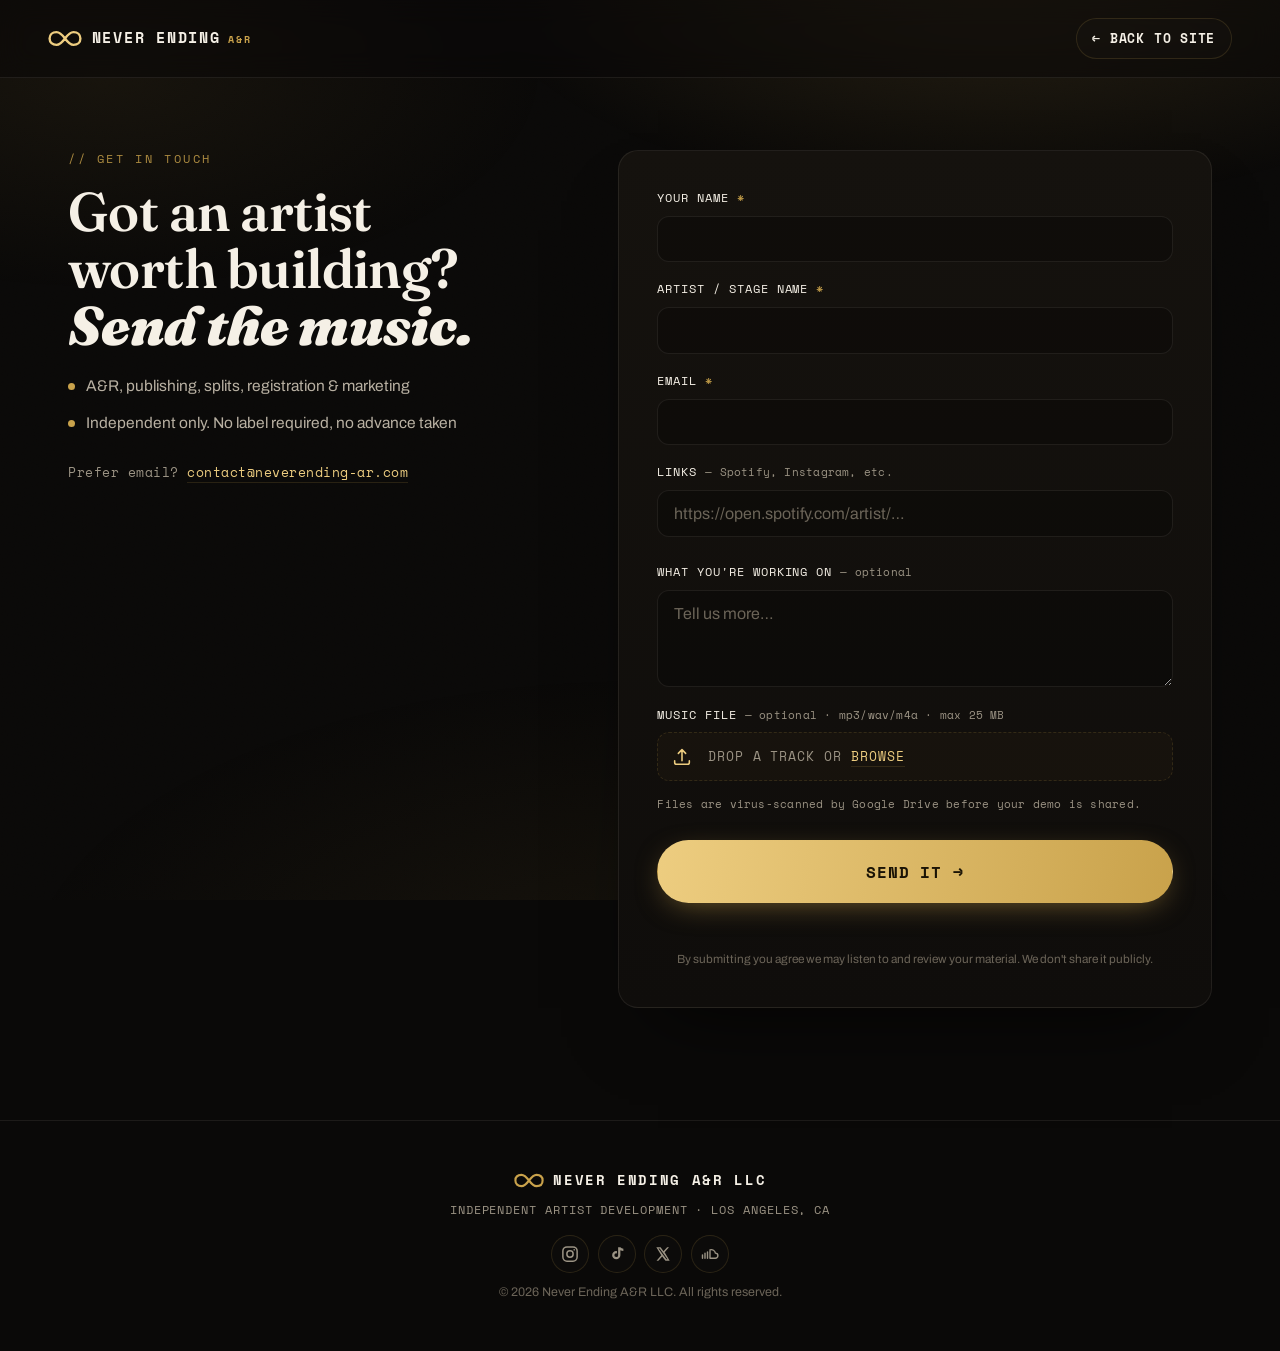
<file: contact.html>
<!DOCTYPE html>
<html lang="en">
<head>
<!-- Google tag (gtag.js) -->
<script async src="https://www.googletagmanager.com/gtag/js?id=G-Z8E3VLDGFQ"></script>
<script>
  window.dataLayer = window.dataLayer || [];
  function gtag(){dataLayer.push(arguments);}
  gtag('js', new Date());

  gtag('config', 'G-Z8E3VLDGFQ');
</script>
<meta charset="UTF-8" />
<meta name="viewport" content="width=device-width, initial-scale=1.0" />
<title>Contact — Never Ending A&R · Send your music</title>
<meta name="description" content="Submit your music to Never Ending A&R — independent artist development out of Los Angeles. Upload a demo or drop a link and start a conversation." />
<link rel="icon" href="favicon.svg" type="image/svg+xml" />
<link rel="apple-touch-icon" href="assets/img/apple-touch-icon.png" />
<link rel="canonical" href="https://neverending-ar.com/contact.html" />
<meta property="og:site_name" content="Never Ending A&R" />
<meta property="og:title" content="Contact — Never Ending A&R" />
<meta property="og:description" content="Send your music to Never Ending A&R. Independent artist development, Los Angeles." />
<meta property="og:type" content="website" />
<meta property="og:url" content="https://neverending-ar.com/contact.html" />
<meta property="og:image" content="https://neverending-ar.com/assets/img/og-card.png" />
<meta property="og:image:width" content="1200" />
<meta property="og:image:height" content="630" />
<meta property="og:image:alt" content="Never Ending A&R — Independent artists. Major-label numbers." />
<meta name="twitter:card" content="summary_large_image" />
<meta name="twitter:image" content="https://neverending-ar.com/assets/img/og-card.png" />
<meta name="robots" content="index,follow" />
<link rel="preconnect" href="https://fonts.googleapis.com" />
<link rel="preconnect" href="https://fonts.gstatic.com" crossorigin />
<link href="https://fonts.googleapis.com/css2?family=Fraunces:ital,opsz,wght@0,9..144,400;0,9..144,600;0,9..144,900;1,9..144,500;1,9..144,900&family=Archivo:wght@400;500;600;700&family=Space+Mono:wght@400;700&display=swap" rel="stylesheet" />
<link rel="stylesheet" href="styles.css" />
</head>
<body>

<div class="grain" aria-hidden="true"></div>
<div class="glow" aria-hidden="true"></div>

<!-- NAV -->
<header class="nav" id="top">
  <a class="brand" href="index.html" aria-label="Never Ending home">
    <span class="brand-mark" aria-hidden="true">
      <svg viewBox="0 0 64 32" width="34" height="17"><path d="M16 28C8.3 28 3 23.6 3 16S8.3 4 16 4c6 0 9.6 3.4 16 12 6.4 8.6 10 12 16 12 7.7 0 13-4.4 13-12S55.7 4 48 4c-6 0-9.6 3.4-16 12-6.4 8.6-10 12-16 12Z" fill="none" stroke="currentColor" stroke-width="4.5" stroke-linecap="round"/></svg>
    </span>
    <span class="brand-text">NEVER ENDING<em>A&amp;R</em></span>
  </a>
  <a class="btn btn-ghost nav-cta" href="index.html">← Back to site</a>
  <button class="nav-toggle" id="navToggle" aria-label="Open menu" aria-expanded="false" aria-controls="mobileMenu">
    <span></span><span></span><span></span>
  </button>
</header>

<!-- MOBILE MENU -->
<div class="mobile-menu" id="mobileMenu" aria-hidden="true">
  <a class="btn btn-gold mm-cta" href="index.html">← Back to site</a>
  <p class="mm-follow-label">Follow YFEGUERO</p>
  <div class="socials mm-socials" aria-label="YFEGUERO on social">
    <a class="social" href="https://instagram.com/youngflyess" target="_blank" rel="noopener" aria-label="Instagram — @youngflyess">
      <svg viewBox="0 0 24 24" width="18" height="18" fill="none" stroke="currentColor" stroke-width="2" aria-hidden="true"><rect x="2.5" y="2.5" width="19" height="19" rx="5.5"/><circle cx="12" cy="12" r="4.2"/><circle cx="17.6" cy="6.4" r="1.1" fill="currentColor" stroke="none"/></svg>
    </a>
    <a class="social" href="https://tiktok.com/@youngflyess" target="_blank" rel="noopener" aria-label="TikTok — @youngflyess">
      <svg viewBox="0 0 24 24" width="18" height="18" fill="currentColor" aria-hidden="true"><path d="M16.5 3a5.6 5.6 0 0 0 4 1.9V8.1a8.8 8.8 0 0 1-4-1.05v6.45a5.5 5.5 0 1 1-5.5-5.5c.3 0 .6.02.9.07v3.12a2.5 2.5 0 1 0 1.6 2.33V3h3Z"/></svg>
    </a>
    <a class="social" href="https://www.youtube.com/@YFEGUERO?sub_confirmation=1" target="_blank" rel="noopener" aria-label="YouTube">
      <svg viewBox="0 0 24 24" width="20" height="20" fill="currentColor" aria-hidden="true"><path d="M23 12s0-3.2-.4-4.7a2.5 2.5 0 0 0-1.7-1.7C19.4 5.2 12 5.2 12 5.2s-7.4 0-8.9.4A2.5 2.5 0 0 0 1.4 7.3C1 8.8 1 12 1 12s0 3.2.4 4.7a2.5 2.5 0 0 0 1.7 1.7c1.5.4 8.9.4 8.9.4s7.4 0 8.9-.4a2.5 2.5 0 0 0 1.7-1.7C23 15.2 23 12 23 12ZM9.8 15.3V8.7l5.7 3.3-5.7 3.3Z"/></svg>
    </a>
    <a class="social" href="https://x.com/YoungFlyEss" target="_blank" rel="noopener" aria-label="X — @YoungFlyEss">
      <svg viewBox="0 0 24 24" width="16" height="16" fill="currentColor" aria-hidden="true"><path d="M18.2 2H21l-6.6 7.5L22 22h-6.3l-4.9-6.4L5.1 22H2.3l7.1-8.1L2 2h6.4l4.4 5.9L18.2 2Zm-1.1 18h1.7L7 3.8H5.2L17.1 20Z"/></svg>
    </a>
    <a class="social" href="https://on.soundcloud.com/bAfDRpKDaygoxPuud" target="_blank" rel="noopener" aria-label="SoundCloud">
      <svg viewBox="0 0 24 24" width="20" height="20" fill="none" stroke="currentColor" stroke-width="1.7" stroke-linecap="round" stroke-linejoin="round" aria-hidden="true"><path d="M3 13v4M6 11v6M9 9.5v7.5M12 8v9h6.4a3 3 0 0 0 .1-6 5 5 0 0 0-6.5-4"/></svg>
    </a>
  </div>
</div>

<!-- FLOATING SOCIAL RAIL (wide desktop) -->
<aside class="social-rail" aria-label="Follow YFEGUERO">
  <span class="rail-label">FOLLOW</span>
  <a href="https://instagram.com/youngflyess" target="_blank" rel="noopener" aria-label="Instagram — @youngflyess">
    <svg viewBox="0 0 24 24" width="19" height="19" fill="none" stroke="currentColor" stroke-width="2" aria-hidden="true"><rect x="2.5" y="2.5" width="19" height="19" rx="5.5"/><circle cx="12" cy="12" r="4.2"/><circle cx="17.6" cy="6.4" r="1.1" fill="currentColor" stroke="none"/></svg>
  </a>
  <a href="https://tiktok.com/@youngflyess" target="_blank" rel="noopener" aria-label="TikTok — @youngflyess">
    <svg viewBox="0 0 24 24" width="19" height="19" fill="currentColor" aria-hidden="true"><path d="M16.5 3a5.6 5.6 0 0 0 4 1.9V8.1a8.8 8.8 0 0 1-4-1.05v6.45a5.5 5.5 0 1 1-5.5-5.5c.3 0 .6.02.9.07v3.12a2.5 2.5 0 1 0 1.6 2.33V3h3Z"/></svg>
  </a>
  <a href="https://www.youtube.com/@YFEGUERO?sub_confirmation=1" target="_blank" rel="noopener" aria-label="YouTube">
    <svg viewBox="0 0 24 24" width="21" height="21" fill="currentColor" aria-hidden="true"><path d="M23 12s0-3.2-.4-4.7a2.5 2.5 0 0 0-1.7-1.7C19.4 5.2 12 5.2 12 5.2s-7.4 0-8.9.4A2.5 2.5 0 0 0 1.4 7.3C1 8.8 1 12 1 12s0 3.2.4 4.7a2.5 2.5 0 0 0 1.7 1.7c1.5.4 8.9.4 8.9.4s7.4 0 8.9-.4a2.5 2.5 0 0 0 1.7-1.7C23 15.2 23 12 23 12ZM9.8 15.3V8.7l5.7 3.3-5.7 3.3Z"/></svg>
  </a>
  <a href="https://x.com/YoungFlyEss" target="_blank" rel="noopener" aria-label="X — @YoungFlyEss">
    <svg viewBox="0 0 24 24" width="17" height="17" fill="currentColor" aria-hidden="true"><path d="M18.2 2H21l-6.6 7.5L22 22h-6.3l-4.9-6.4L5.1 22H2.3l7.1-8.1L2 2h6.4l4.4 5.9L18.2 2Zm-1.1 18h1.7L7 3.8H5.2L17.1 20Z"/></svg>
  </a>
  <a href="https://on.soundcloud.com/bAfDRpKDaygoxPuud" target="_blank" rel="noopener" aria-label="SoundCloud">
    <svg viewBox="0 0 24 24" width="21" height="21" fill="none" stroke="currentColor" stroke-width="1.7" stroke-linecap="round" stroke-linejoin="round" aria-hidden="true"><path d="M3 13v4M6 11v6M9 9.5v7.5M12 8v9h6.4a3 3 0 0 0 .1-6 5 5 0 0 0-6.5-4"/></svg>
  </a>
</aside>

<main>
  <section class="section contact-page">
    <div class="contact-layout">

      <!-- LEFT: pitch -->
      <div class="contact-pitch reveal" data-d="0">
        <p class="kicker">// Get in touch</p>
        <h1 class="contact-title">Got an artist worth building?<br /><span class="serif-italic">Send the music.</span></h1>
        <ul class="contact-points">
          <li><span class="cp-dot" aria-hidden="true"></span> A&amp;R, publishing, splits, registration &amp; marketing</li>
          <li><span class="cp-dot" aria-hidden="true"></span> Independent only. No label required, no advance taken</li>
        </ul>
        <p class="contact-alt">Prefer email? <a href="mailto:contact@neverending-ar.com?subject=Let%27s%20work%20—%20Never%20Ending%20A%26R">contact@neverending-ar.com</a></p>
      </div>

      <!-- RIGHT: form -->
      <div class="contact-card reveal" data-d="1">
        <form id="contactForm" novalidate>
          <!-- honeypot -->
          <div class="hp" aria-hidden="true">
            <label>Company<input type="text" name="company" tabindex="-1" autocomplete="off" /></label>
          </div>

          <div class="field">
            <label for="f-name">Your name <span class="req">*</span></label>
            <input id="f-name" name="name" type="text" autocomplete="name" required />
          </div>

          <div class="field">
            <label for="f-artist">Artist / stage name <span class="req">*</span></label>
            <input id="f-artist" name="artist" type="text" required />
          </div>

          <div class="field">
            <label for="f-email">Email <span class="req">*</span></label>
            <input id="f-email" name="email" type="email" autocomplete="email" required />
          </div>

          <div class="field">
            <label for="f-links">Links <span class="opt">— Spotify, Instagram, etc.</span></label>
            <input id="f-links" name="links" type="text" inputmode="url" placeholder="https://open.spotify.com/artist/…" />
            <p class="field-note" id="links-note"></p>
          </div>

          <div class="field">
            <label for="f-message">What you're working on <span class="opt">— optional</span></label>
            <textarea id="f-message" name="message" rows="4" placeholder="Tell us more…"></textarea>
          </div>

          <div class="field">
            <label for="f-file">Music file <span class="opt">— optional · mp3/wav/m4a · max 25 MB</span></label>
            <label class="dropzone" id="dropzone" for="f-file">
              <input id="f-file" name="file" type="file" accept=".mp3,.wav,.m4a,audio/mpeg,audio/wav,audio/x-wav,audio/mp4,audio/x-m4a" />
              <span class="dz-icon" aria-hidden="true">
                <svg viewBox="0 0 24 24" width="22" height="22" fill="none" stroke="currentColor" stroke-width="1.7" stroke-linecap="round" stroke-linejoin="round"><path d="M12 16V4m0 0 4 4m-4-4-4 4"/><path d="M4 16v2a2 2 0 0 0 2 2h12a2 2 0 0 0 2-2v-2"/></svg>
              </span>
              <span class="dz-text" id="dz-text">Drop a track or <u>browse</u></span>
            </label>
            <p class="field-note" id="file-note">Files are virus-scanned by Google Drive before your demo is shared.</p>
          </div>

          <button class="btn btn-gold btn-lg form-submit" type="submit" id="submitBtn">Send it →</button>

          <p class="form-status" id="formStatus" role="status" aria-live="polite"></p>
          <p class="form-fine">By submitting you agree we may listen to and review your material. We don't share it publicly.</p>
        </form>
      </div>

    </div>
  </section>
</main>

<footer class="footer">
  <div class="foot-brand">
    <span class="brand-mark" aria-hidden="true">
      <svg viewBox="0 0 64 32" width="30" height="15"><path d="M16 28C8.3 28 3 23.6 3 16S8.3 4 16 4c6 0 9.6 3.4 16 12 6.4 8.6 10 12 16 12 7.7 0 13-4.4 13-12S55.7 4 48 4c-6 0-9.6 3.4-16 12-6.4 8.6-10 12-16 12Z" fill="none" stroke="currentColor" stroke-width="4.5" stroke-linecap="round"/></svg>
    </span>
    NEVER ENDING A&amp;R LLC
  </div>
  <p class="foot-meta">Independent artist development · Los Angeles, CA</p>
  <div class="socials" aria-label="YFEGUERO on social">
    <a class="social" href="https://instagram.com/youngflyess" target="_blank" rel="noopener" aria-label="Instagram — @youngflyess">
      <svg viewBox="0 0 24 24" width="18" height="18" fill="none" stroke="currentColor" stroke-width="2" aria-hidden="true"><rect x="2.5" y="2.5" width="19" height="19" rx="5.5"/><circle cx="12" cy="12" r="4.2"/><circle cx="17.6" cy="6.4" r="1.1" fill="currentColor" stroke="none"/></svg>
    </a>
    <a class="social" href="https://tiktok.com/@youngflyess" target="_blank" rel="noopener" aria-label="TikTok — @youngflyess">
      <svg viewBox="0 0 24 24" width="18" height="18" fill="currentColor" aria-hidden="true"><path d="M16.5 3a5.6 5.6 0 0 0 4 1.9V8.1a8.8 8.8 0 0 1-4-1.05v6.45a5.5 5.5 0 1 1-5.5-5.5c.3 0 .6.02.9.07v3.12a2.5 2.5 0 1 0 1.6 2.33V3h3Z"/></svg>
    </a>
    <a class="social" href="https://x.com/YoungFlyEss" target="_blank" rel="noopener" aria-label="X — @YoungFlyEss">
      <svg viewBox="0 0 24 24" width="16" height="16" fill="currentColor" aria-hidden="true"><path d="M18.2 2H21l-6.6 7.5L22 22h-6.3l-4.9-6.4L5.1 22H2.3l7.1-8.1L2 2h6.4l4.4 5.9L18.2 2Zm-1.1 18h1.7L7 3.8H5.2L17.1 20Z"/></svg>
    </a>
    <a class="social" href="https://on.soundcloud.com/bAfDRpKDaygoxPuud" target="_blank" rel="noopener" aria-label="SoundCloud">
      <svg viewBox="0 0 24 24" width="20" height="20" fill="none" stroke="currentColor" stroke-width="1.7" stroke-linecap="round" stroke-linejoin="round" aria-hidden="true"><path d="M3 13v4M6 11v6M9 9.5v7.5M12 8v9h6.4a3 3 0 0 0 .1-6 5 5 0 0 0-6.5-4"/></svg>
    </a>
  </div>
  <p class="foot-copy">© 2026 Never Ending A&amp;R LLC. All rights reserved.</p>
</footer>

<script src="app.js"></script>
</body>
</html>
</file>
<file: styles.css>
/* ============================================================
   NEVER ENDING A&R — "After-hours / the receipts"
   Fraunces (editorial serif) · Archivo (grotesque) · Space Mono (data)
   ============================================================ */

:root{
  --bg:#0a0908;
  --bg-2:#0f0d0b;
  --panel:#15120e;
  --panel-2:#1b1712;
  --ink:#f5f0e6;
  --muted:#9c948684;
  --muted-2:#9b9384;
  --gold:#c9a24b;
  --gold-bright:#edcd80;
  --gold-deep:#8a6d2e;
  --chrome:#cfd4da;
  --line:rgba(201,162,75,.16);
  --line-2:rgba(245,240,230,.08);
  --green:#1db954;
  --maxw:1240px;
  --ease:cubic-bezier(.2,.7,.2,1);
}

*{box-sizing:border-box;margin:0;padding:0}
html{scroll-behavior:smooth}
body{
  background:var(--bg);
  color:var(--ink);
  font-family:"Archivo",system-ui,sans-serif;
  font-size:17px;
  line-height:1.6;
  -webkit-font-smoothing:antialiased;
  overflow-x:hidden;
  position:relative;
}
img{display:block;max-width:100%}
a{color:inherit;text-decoration:none}

/* ---- Atmosphere ---- */
.grain{
  position:fixed;inset:0;z-index:1;pointer-events:none;opacity:.05;mix-blend-mode:overlay;
  background-image:url("data:image/svg+xml,%3Csvg xmlns='http://www.w3.org/2000/svg' width='120' height='120'%3E%3Cfilter id='n'%3E%3CfeTurbulence type='fractalNoise' baseFrequency='.9' numOctaves='2'/%3E%3C/filter%3E%3Crect width='100%25' height='100%25' filter='url(%23n)'/%3E%3C/svg%3E");
}
.glow{
  position:fixed;inset:0;z-index:0;pointer-events:none;
  background:
    radial-gradient(60% 40% at 78% -5%, rgba(201,162,75,.16), transparent 70%),
    radial-gradient(50% 35% at 8% 8%, rgba(201,162,75,.07), transparent 70%),
    radial-gradient(70% 50% at 50% 110%, rgba(138,109,46,.10), transparent 70%);
}
main,.nav,.footer,.marquee{position:relative;z-index:2}

/* ---- Typography helpers ---- */
.serif-italic{font-family:"Fraunces",serif;font-style:italic;font-weight:900}
.kicker{font-family:"Space Mono",monospace;font-size:.74rem;letter-spacing:.22em;text-transform:uppercase;color:var(--gold);opacity:.85}

/* ---- Buttons ---- */
.btn{
  display:inline-flex;align-items:center;gap:.5em;
  font-family:"Space Mono",monospace;font-size:.82rem;letter-spacing:.06em;text-transform:uppercase;font-weight:700;
  padding:.95em 1.5em;border-radius:100px;border:1px solid transparent;
  transition:transform .35s var(--ease),background .35s,color .35s,border-color .35s,box-shadow .35s;
  cursor:pointer;white-space:nowrap;
}
.btn-gold{
  background:linear-gradient(100deg,var(--gold-bright),var(--gold));
  color:#1a1305;box-shadow:0 8px 30px -10px rgba(201,162,75,.6);
}
.btn-gold:hover{transform:translateY(-3px);box-shadow:0 14px 40px -10px rgba(201,162,75,.75)}
.btn-ghost{border-color:var(--line);color:var(--ink);background:rgba(255,255,255,.012)}
.btn-ghost:hover{border-color:var(--gold);color:var(--gold-bright);transform:translateY(-3px)}
.btn-lg{font-size:1rem;padding:1.15em 2em}

/* ---- NAV ---- */
.nav{
  position:sticky;top:0;z-index:100;
  display:flex;align-items:center;justify-content:space-between;gap:1rem;
  padding:1.1rem clamp(1.2rem,4vw,3rem);
  background:rgba(10,9,8,.55);backdrop-filter:blur(14px);
  border-bottom:1px solid var(--line-2);
}
.brand{display:flex;align-items:center;gap:.6rem;color:var(--ink)}
.brand-mark{color:var(--gold-bright);display:flex}
.brand-text{font-family:"Space Mono",monospace;font-weight:700;letter-spacing:.12em;font-size:.92rem;display:flex;align-items:baseline;gap:.5em}
.brand-text em{font-style:normal;color:var(--gold);font-size:.7em;letter-spacing:.18em}
.nav-cta{padding:.7em 1.2em}

/* ---- HERO ---- */
.hero{
  max-width:var(--maxw);margin:0 auto;
  padding:clamp(3rem,8vw,6.5rem) clamp(1.2rem,4vw,3rem) clamp(2rem,5vw,4rem);
  display:grid;grid-template-columns:1.15fr .85fr;gap:clamp(2rem,5vw,4rem);align-items:center;
}
.hero-copy{max-width:560px}
.hero h1{
  font-family:"Fraunces",serif;font-weight:900;line-height:.96;letter-spacing:-.02em;
  font-size:clamp(2.9rem,7vw,5.2rem);margin:.4rem 0 1.3rem;text-wrap:balance;
}
.hero-cta{display:flex;gap:.8rem;flex-wrap:wrap;margin-bottom:2.6rem}
.hero-stats{display:flex;gap:2.2rem;flex-wrap:wrap;padding-top:1.8rem;border-top:1px solid var(--line-2)}
.hero-stats dt{font-family:"Fraunces",serif;font-weight:900;font-size:2rem;color:var(--gold-bright);line-height:1}
.hero-stats dd{font-family:"Space Mono",monospace;font-size:.68rem;letter-spacing:.1em;text-transform:uppercase;color:var(--muted-2);margin-top:.5rem}

.hero-media{justify-self:end;width:100%}
.hero-frame{
  position:relative;border-radius:18px;overflow:hidden;
  border:1px solid var(--line);
  box-shadow:0 40px 80px -30px rgba(0,0,0,.8), inset 0 0 0 1px rgba(255,255,255,.03);
  aspect-ratio:3/3.6;
}
.hero-frame img{width:100%;height:100%;object-fit:cover;object-position:center 18%;filter:saturate(1.02) contrast(1.03)}
.hero-frame::after{content:"";position:absolute;inset:0;background:linear-gradient(180deg,transparent 55%,rgba(10,9,8,.55))}
.frame-tag{
  position:absolute;left:14px;top:14px;z-index:2;
  font-family:"Space Mono",monospace;font-size:.62rem;letter-spacing:.18em;
  padding:.4em .8em;border-radius:100px;background:rgba(10,9,8,.6);border:1px solid var(--line);color:var(--gold-bright);
  backdrop-filter:blur(6px);
}
.plaque-badge{
  position:absolute;right:16px;bottom:16px;z-index:2;
  display:flex;align-items:center;gap:.6rem;
  padding:.6rem .9rem;border-radius:14px;
  background:linear-gradient(135deg,rgba(237,205,128,.95),rgba(201,162,75,.9));
  color:#1a1305;box-shadow:0 14px 30px -12px rgba(0,0,0,.7);
}
.pb-num{font-family:"Fraunces",serif;font-weight:900;font-size:1.8rem;line-height:1}
.pb-label{font-family:"Space Mono",monospace;font-size:.56rem;letter-spacing:.12em;text-transform:uppercase;line-height:1.25}

/* ---- MARQUEE ---- */
.marquee{
  border-top:1px solid var(--line-2);border-bottom:1px solid var(--line-2);
  padding:1.1rem 0;overflow:hidden;white-space:nowrap;
  background:linear-gradient(90deg,rgba(201,162,75,.05),transparent 30%,transparent 70%,rgba(201,162,75,.05));
}
.marquee-track{display:inline-flex;align-items:center;gap:2rem;animation:scroll 32s linear infinite}
.marquee-track span{font-family:"Fraunces",serif;font-style:italic;font-weight:500;font-size:clamp(1.4rem,3vw,2.2rem);color:var(--ink)}
.marquee-track i{color:var(--gold);font-style:normal;font-size:1rem}
@keyframes scroll{to{transform:translateX(-50%)}}

/* ---- SECTION SHELL ---- */
.section{max-width:var(--maxw);margin:0 auto;padding:clamp(4rem,9vw,7rem) clamp(1.2rem,4vw,3rem)}
.section-head{max-width:780px;margin-bottom:clamp(2.4rem,5vw,3.6rem)}
.section-head h2{
  font-family:"Fraunces",serif;font-weight:600;line-height:1.04;letter-spacing:-.01em;
  font-size:clamp(1.9rem,4.4vw,3.2rem);text-wrap:balance;
}

/* ---- CARDS ---- */
.cards{display:grid;grid-template-columns:repeat(5,1fr);gap:1rem}
.card{
  position:relative;padding:1.6rem 1.4rem;border-radius:16px;
  background:linear-gradient(180deg,var(--panel),var(--bg-2));
  border:1px solid var(--line-2);overflow:hidden;
  transition:transform .4s var(--ease),border-color .4s;
}
.card::before{content:"";position:absolute;inset:0;border-radius:16px;padding:1px;
  background:linear-gradient(140deg,rgba(201,162,75,.4),transparent 40%);
  -webkit-mask:linear-gradient(#000 0 0) content-box,linear-gradient(#000 0 0);-webkit-mask-composite:xor;mask-composite:exclude;
  opacity:0;transition:opacity .4s}
.card:hover{transform:translateY(-5px);border-color:transparent}
.card:hover::before{opacity:1}
.card-ic{width:30px;height:30px;color:var(--gold-bright);display:block}
.card h3{font-family:"Fraunces",serif;font-weight:600;font-size:1.25rem;margin-top:1rem;line-height:1.15}

/* ---- CASE STUDY ---- */
.case-grid{display:grid;grid-template-columns:1fr 1fr;gap:clamp(.8rem,2vw,1.2rem);margin-bottom:1rem}
.press-feature{display:flex;flex-direction:column;gap:.35rem;position:relative;
  margin:.4rem 0 1.4rem;padding:1rem 2.6rem 1rem 1.1rem;border-radius:12px;
  border:1px solid var(--line);border-left:3px solid var(--gold);background:rgba(201,162,75,.05);
  transition:background .35s,border-color .35s,transform .35s var(--ease)}
.press-feature:hover{background:rgba(201,162,75,.1);transform:translateY(-2px)}
.pf-label{font-family:"Space Mono",monospace;font-size:.64rem;letter-spacing:.13em;text-transform:uppercase;color:var(--gold)}
.pf-title{font-family:"Fraunces",serif;font-style:italic;font-weight:500;font-size:1.05rem;color:var(--ink);line-height:1.32}
.pf-go{position:absolute;right:1rem;top:1rem;color:var(--gold-bright);font-size:1.05rem;transition:transform .35s var(--ease)}
.press-feature:hover .pf-go{transform:translate(2px,-2px)}
.case-portrait{border-radius:16px;overflow:hidden;border:1px solid var(--line);box-shadow:0 30px 60px -28px rgba(0,0,0,.8)}
.case-portrait img{width:100%;aspect-ratio:4/5;object-fit:cover;object-position:center 25%;cursor:zoom-in}
.case .press-feature{margin-bottom:clamp(2.5rem,5vw,4rem)}


/* ---- TRACKS ---- */
.track-list{list-style:none}
.track-list li{border-bottom:1px solid var(--line-2)}
.t-row{
  display:grid;grid-template-columns:34px 1.3fr 2fr auto 30px;align-items:center;gap:1rem;width:100%;
  padding:1.05rem .4rem;border:0;border-radius:10px;background:none;color:inherit;font:inherit;text-align:left;
  cursor:pointer;transition:background .25s;-webkit-tap-highlight-color:transparent;
}
.t-row:hover,.t-row[aria-expanded="true"]{background:rgba(245,240,230,.04)}
.t-row:focus-visible{outline:2px solid var(--gold);outline-offset:2px}
.t-play{width:30px;height:30px;border-radius:50%;display:flex;align-items:center;justify-content:center;
  border:1px solid var(--line);color:var(--gold-bright);transition:background .25s,color .25s,transform .25s var(--ease)}
.t-row:hover .t-play{transform:scale(1.08)}
.t-row[aria-expanded="true"] .t-play{background:var(--gold-bright);color:#1a1408;border-color:transparent}
.t-play .i-close,.t-row[aria-expanded="true"] .t-play .i-play{display:none}
.t-row[aria-expanded="true"] .t-play .i-close{display:inline}
.t-row[aria-expanded="true"] .t-rank{color:var(--gold-bright)}
/* inline player: slides open under its row, one at a time */
.t-player{display:grid;grid-template-rows:0fr;transition:grid-template-rows .35s var(--ease)}
.t-player.open{grid-template-rows:1fr}
.t-player > div{overflow:hidden}
.t-player iframe{display:block;width:100%;height:80px;border:0;border-radius:12px;margin:.2rem 0 1rem}
.t-rank{font-family:"Space Mono",monospace;color:var(--gold);font-size:.82rem}
.t-name{font-family:"Fraunces",serif;font-size:1.2rem;font-weight:600;display:flex;align-items:center;gap:.6rem;flex-wrap:wrap}
.t-tag{font-family:"Space Mono",monospace;font-style:normal;font-size:.58rem;letter-spacing:.08em;text-transform:uppercase;
  color:var(--gold-bright);border:1px solid var(--line);padding:.22em .6em;border-radius:100px}
.t-bar{height:7px;border-radius:100px;background:rgba(255,255,255,.05);overflow:hidden}
.t-bar i{display:block;height:100%;width:0;border-radius:100px;
  background:linear-gradient(90deg,var(--gold-deep),var(--gold-bright));
  transition:width 1.4s var(--ease)}
.t-num{font-family:"Space Mono",monospace;font-size:.95rem;color:var(--ink);text-align:right;min-width:96px}

/* ---- PROOF ---- */
.proof-grid{display:grid;grid-template-columns:1fr 1fr;gap:1.2rem}
.receipt{
  background:var(--panel);border:1px solid var(--line-2);border-radius:16px;padding:1rem;overflow:hidden;
  transition:transform .4s var(--ease),border-color .4s;
}
.receipt:hover{transform:translateY(-4px);border-color:var(--line)}
.receipt img{width:100%;border-radius:10px;border:1px solid var(--line-2)}

/* ---- LISTEN ---- */
.players{display:grid;grid-template-columns:repeat(2,1fr);gap:1.2rem;align-items:start}
.player{background:var(--panel);border:1px solid var(--line-2);border-radius:18px;padding:1.2rem}
.player-h{font-family:"Space Mono",monospace;font-size:.82rem;letter-spacing:.1em;text-transform:uppercase;
  display:flex;align-items:center;gap:.6rem;margin-bottom:1rem;color:var(--ink)}
.dot{width:10px;height:10px;border-radius:50%}
.dot-sp{background:var(--green)}.dot-am{background:#fa57c1}
.player-link{display:inline-block;margin-top:.8rem;font-family:"Space Mono",monospace;font-size:.74rem;color:var(--gold);letter-spacing:.06em}
.player-link:hover{color:var(--gold-bright)}

/* ---- TEAM ---- */
.team-grid{display:grid;grid-template-columns:repeat(3,1fr);gap:1rem}
.member{padding:2rem 1.7rem;border-radius:16px;background:linear-gradient(180deg,var(--panel),var(--bg-2));border:1px solid var(--line-2);transition:border-color .4s,transform .4s var(--ease)}
.member:hover{border-color:var(--line);transform:translateY(-4px)}
.m-media{aspect-ratio:16/10;border-radius:12px;overflow:hidden;margin-bottom:1.3rem;border:1px solid var(--line-2)}
.m-media img{width:100%;height:100%;object-fit:cover;object-position:center 30%}
.m-mark{display:flex;align-items:center;justify-content:center;color:var(--gold-bright);
  background:radial-gradient(120% 90% at 50% 40%,rgba(201,162,75,.18),var(--bg-2) 70%)}
.m-mono{font-family:"Fraunces",serif;font-weight:900;font-size:3.4rem;letter-spacing:.02em;line-height:1}
.m-role{font-family:"Space Mono",monospace;font-size:.66rem;letter-spacing:.14em;text-transform:uppercase;color:var(--gold)}
.member h3{font-family:"Fraunces",serif;font-weight:900;font-size:1.7rem;margin:.5rem 0 .8rem}
.m-link{font-family:"Space Mono",monospace;font-size:.8rem;color:var(--gold-bright);border-bottom:1px solid var(--line)}
.member-artist{background:linear-gradient(140deg,rgba(201,162,75,.1),var(--bg-2))}

/* ---- SOCIALS ---- */
.socials{display:flex;align-items:center;gap:.55rem;margin-top:1.2rem}
.footer .socials{justify-content:center;margin-top:.4rem}
.social{
  display:flex;align-items:center;justify-content:center;
  width:38px;height:38px;border-radius:50%;
  border:1px solid var(--line);color:var(--muted-2);background:rgba(255,255,255,.012);
  transition:color .3s,border-color .3s,background .3s,transform .3s var(--ease);
}
.social:hover{color:var(--gold-bright);border-color:var(--gold);background:rgba(201,162,75,.07);transform:translateY(-3px)}

/* ---- CONTACT PAGE / FORM ---- */
.contact-page{padding-top:clamp(2.5rem,6vw,4.5rem)}
.contact-layout{display:grid;grid-template-columns:.9fr 1.1fr;gap:clamp(2rem,5vw,4rem);align-items:start}
.contact-pitch{position:sticky;top:96px}
.contact-title{font-family:"Fraunces",serif;font-weight:600;line-height:1.04;letter-spacing:-.01em;
  font-size:clamp(2.1rem,4.6vw,3.4rem);margin:1rem 0 1.3rem;text-wrap:balance}
.contact-lede{color:#cbc3b4;font-size:1.06rem;margin-bottom:1.8rem;max-width:42ch}
.contact-points{list-style:none;display:flex;flex-direction:column;gap:.9rem;margin-bottom:1.8rem}
.contact-points li{display:flex;gap:.7rem;align-items:baseline;color:#b8b0a2;font-size:.97rem;line-height:1.45}
.cp-dot{flex:none;width:7px;height:7px;border-radius:50%;background:var(--gold);transform:translateY(-1px)}
.contact-alt{font-family:"Space Mono",monospace;font-size:.8rem;letter-spacing:.04em;color:var(--muted-2)}
.contact-alt a{color:var(--gold-bright);border-bottom:1px solid var(--line)}

.contact-card{
  background:linear-gradient(180deg,var(--panel),var(--bg-2));
  border:1px solid var(--line-2);border-radius:20px;
  padding:clamp(1.5rem,3vw,2.4rem);
  box-shadow:0 40px 80px -40px rgba(0,0,0,.8);
}
.hp{position:absolute;left:-9999px;width:1px;height:1px;overflow:hidden}

.field{display:flex;flex-direction:column;margin-bottom:1.15rem}
.field label{font-family:"Space Mono",monospace;font-size:.74rem;letter-spacing:.08em;text-transform:uppercase;
  color:var(--ink);margin-bottom:.5rem}
.field .req{color:var(--gold)}
.field .opt{color:var(--muted-2);text-transform:none;letter-spacing:.02em;font-size:.92em}
.field input,.field textarea{
  font-family:"Archivo",sans-serif;font-size:1rem;color:var(--ink);
  background:rgba(0,0,0,.25);border:1px solid var(--line-2);border-radius:12px;
  padding:.85em 1em;width:100%;transition:border-color .3s,box-shadow .3s,background .3s;
}
.field textarea{resize:vertical;min-height:96px}
.field input::placeholder,.field textarea::placeholder{color:#6b6458}
.field input:focus,.field textarea:focus{outline:none;border-color:var(--gold);background:rgba(0,0,0,.35);
  box-shadow:0 0 0 3px rgba(201,162,75,.12)}
.field input.invalid,.field textarea.invalid{border-color:#c0584b;box-shadow:0 0 0 3px rgba(192,88,75,.14)}
.field-note{font-family:"Space Mono",monospace;font-size:.68rem;letter-spacing:.02em;color:var(--muted-2);
  margin-top:.5rem;line-height:1.4}
.field-note.warn{color:#e0a04b}
.field-note.bad{color:#d9756a}

/* file dropzone */
.dropzone{position:relative;display:flex;align-items:center;gap:.9rem;cursor:pointer;
  border:1px dashed var(--line);border-radius:12px;padding:1.05em 1.1em;
  background:rgba(201,162,75,.03);transition:border-color .3s,background .3s,color .3s}
.dropzone:hover,.dropzone.drag{border-color:var(--gold);background:rgba(201,162,75,.07)}
.dropzone input[type=file]{position:absolute;inset:0;opacity:0;cursor:pointer}
.dz-icon{flex:none;color:var(--gold-bright);display:flex}
.dz-text{font-family:"Space Mono",monospace;font-size:.84rem;color:var(--muted-2)}
.dz-text u{color:var(--gold-bright);text-decoration:none;border-bottom:1px solid var(--line)}
.dropzone.has-file{border-style:solid;border-color:var(--gold)}
.dropzone.has-file .dz-text{color:var(--ink)}

.form-submit{width:100%;justify-content:center;margin-top:.6rem}
.form-submit[disabled]{opacity:.6;pointer-events:none}
.form-status{font-family:"Space Mono",monospace;font-size:.82rem;letter-spacing:.02em;
  margin-top:1rem;min-height:1.2em;text-align:center}
.form-status.ok{color:var(--gold-bright)}
.form-status.err{color:#d9756a}
.form-fine{font-size:.74rem;color:#6b6458;margin-top:1rem;text-align:center;line-height:1.5}

@media(max-width:900px){
  .contact-layout{grid-template-columns:1fr;gap:2.2rem}
  .contact-pitch{position:static}
}

/* ---- CONTACT ---- */
.contact{text-align:center}
.contact-inner{max-width:680px;margin:0 auto}
.contact-h{font-family:"Fraunces",serif;font-weight:600;font-size:clamp(2.4rem,6vw,4.2rem);line-height:1.02;margin:1rem 0 1.4rem;text-wrap:balance}

/* ---- FOOTER ---- */
.footer{border-top:1px solid var(--line-2);padding:3rem clamp(1.2rem,4vw,3rem);text-align:center;display:flex;flex-direction:column;gap:.6rem;align-items:center}
.foot-brand{display:flex;align-items:center;gap:.6rem;font-family:"Space Mono",monospace;font-weight:700;letter-spacing:.12em;color:var(--ink);font-size:.86rem}
.foot-brand .brand-mark{color:var(--gold)}
.foot-meta{font-family:"Space Mono",monospace;font-size:.72rem;letter-spacing:.08em;color:var(--muted-2);text-transform:uppercase}
.foot-copy{font-size:.78rem;color:#6b6458}

/* ---- REVEAL ANIMATION ---- */
.reveal{opacity:0;transform:translateY(24px);transition:opacity .9s var(--ease),transform .9s var(--ease)}
.reveal.in{opacity:1;transform:none}
.section-head,.card,.receipt,.member,.player,.case-portrait,.follow-media,.follow-btn{opacity:0;transform:translateY(28px);transition:opacity .8s var(--ease),transform .8s var(--ease)}
.in-view{opacity:1!important;transform:none!important}

/* ---- MOBILE NAV (hamburger) ---- */
.nav-toggle{
  display:none;flex-direction:column;justify-content:center;gap:5px;
  width:42px;height:42px;padding:0 9px;cursor:pointer;
  border:1px solid var(--line);border-radius:10px;background:rgba(255,255,255,.012);
}
.nav-toggle span{display:block;height:2px;width:100%;background:var(--ink);border-radius:2px;
  transition:transform .3s var(--ease),opacity .25s}
.nav-toggle.open span:nth-child(1){transform:translateY(7px) rotate(45deg)}
.nav-toggle.open span:nth-child(2){opacity:0}
.nav-toggle.open span:nth-child(3){transform:translateY(-7px) rotate(-45deg)}

.mobile-menu{
  position:fixed;inset:0;z-index:90;
  display:flex;flex-direction:column;justify-content:center;gap:.6rem;
  padding:5.5rem clamp(1.5rem,7vw,3rem) 2.5rem;
  background:rgba(10,9,8,.97);backdrop-filter:blur(12px);
  opacity:0;visibility:hidden;transform:translateY(-10px);
  transition:opacity .3s,transform .35s var(--ease),visibility .3s;
}
.mobile-menu.open{opacity:1;visibility:visible;transform:none}
.mm-cta{width:100%;justify-content:center;margin-top:1.3rem}
.mm-follow-label{font-family:"Space Mono",monospace;font-size:.7rem;letter-spacing:.16em;
  text-transform:uppercase;color:var(--muted-2);text-align:center;margin-top:1.8rem}
.mm-socials{justify-content:center;margin-top:.9rem}
body.menu-open{overflow:hidden}

/* ---- FLOATING SOCIAL RAIL ---- */
.social-rail{
  position:fixed;right:0;top:50%;transform:translateY(-50%);z-index:40;
  display:none;flex-direction:column;align-items:center;gap:.4rem;
  padding:.85rem .5rem;
  background:rgba(15,13,11,.72);backdrop-filter:blur(10px);
  border:1px solid var(--line);border-right:none;border-radius:14px 0 0 14px;
  box-shadow:-8px 0 30px -16px rgba(0,0,0,.7);
}
.rail-label{writing-mode:vertical-rl;text-orientation:mixed;transform:rotate(180deg);
  font-family:"Space Mono",monospace;font-size:.58rem;letter-spacing:.22em;color:var(--gold);margin-bottom:.25rem}
.social-rail a{display:flex;align-items:center;justify-content:center;width:36px;height:36px;border-radius:50%;
  color:var(--muted-2);transition:color .3s,background .3s,transform .3s var(--ease)}
.social-rail a:hover{color:var(--gold-bright);background:rgba(201,162,75,.1);transform:scale(1.14)}

/* ---- FOLLOW SECTION ---- */
.follow-grid{display:grid;grid-template-columns:1.4fr 1fr;gap:clamp(1.5rem,4vw,3rem);align-items:start}
.follow-media{display:flex;flex-direction:column;gap:1.1rem}
.yt-embed{position:relative;width:100%;aspect-ratio:16/9;border-radius:16px;overflow:hidden;
  border:1px solid var(--line);background:#000;box-shadow:0 30px 60px -30px rgba(0,0,0,.85)}
.yt-embed iframe{position:absolute;inset:0;width:100%;height:100%;border:0}
.yt-facade{position:absolute;inset:0;width:100%;height:100%;padding:0;border:0;cursor:pointer;background:#000;display:block;overflow:hidden}
.yt-facade img{width:100%;height:100%;object-fit:cover;transition:transform .6s var(--ease),filter .35s}
.yt-facade::after{content:"";position:absolute;inset:0;background:radial-gradient(60% 60% at 50% 50%,transparent,rgba(10,9,8,.35))}
.yt-facade:hover img{transform:scale(1.04);filter:brightness(1.05)}
.yt-play{position:absolute;top:50%;left:50%;transform:translate(-50%,-50%);transition:transform .3s var(--ease)}
.yt-play svg{display:block;filter:drop-shadow(0 6px 18px rgba(0,0,0,.5))}
.yt-play-bg{fill:#212121;fill-opacity:.82;transition:fill .3s,fill-opacity .3s}
.yt-facade:hover .yt-play{transform:translate(-50%,-50%) scale(1.08)}
.yt-facade:hover .yt-play-bg{fill:#ff0033;fill-opacity:1}
.follow-sub{align-self:center}
.follow-links{display:flex;flex-direction:column;gap:.8rem}
.follow-btn{display:flex;align-items:center;gap:1rem;padding:.95rem 1.15rem;border-radius:14px;
  background:linear-gradient(180deg,var(--panel),var(--bg-2));border:1px solid var(--line-2);
  transition:transform .35s var(--ease),border-color .35s}
.follow-btn:hover{transform:translateY(-3px);border-color:var(--gold)}
.fb-ic{flex:none;width:46px;height:46px;border-radius:12px;display:flex;align-items:center;justify-content:center;
  color:var(--ink);background:rgba(255,255,255,.04);transition:background .35s,color .35s}
.fb-txt{display:flex;flex-direction:column;line-height:1.2}
.fb-net{font-family:"Space Mono",monospace;font-size:.68rem;letter-spacing:.1em;text-transform:uppercase;color:var(--muted-2)}
.fb-handle{font-family:"Fraunces",serif;font-size:1.15rem;font-weight:600;color:var(--ink);transition:color .35s}
.fb-go{margin-left:auto;color:var(--muted-2);font-size:1.1rem;transition:color .35s,transform .35s var(--ease)}
.follow-btn:hover .fb-handle{color:var(--gold-bright)}
.follow-btn:hover .fb-go{color:var(--gold-bright);transform:translate(3px,-3px)}
.fb-ig:hover .fb-ic{background:linear-gradient(45deg,#f09433,#e6683c,#dc2743,#cc2366,#bc1888);color:#fff}
.fb-tt:hover .fb-ic{background:#010101;color:#25f4ee}
.fb-x:hover .fb-ic{background:#010101;color:#fff}
.fb-sc:hover .fb-ic{background:#ff5500;color:#fff}

/* ---- RESPONSIVE ---- */
@media(min-width:1300px){
  .social-rail{display:flex}
}
@media(max-width:980px){
  .hero{grid-template-columns:1fr;text-align:left}
  .hero-media{justify-self:stretch;max-width:460px}
  .nav-cta{display:none}
  .nav-toggle{display:flex}
  .follow-grid{grid-template-columns:1fr}
  .cards,.team-grid{grid-template-columns:1fr 1fr}
  .card:last-child{grid-column:1/-1}
  .card:not(:last-child){text-align:center}
  .card:not(:last-child) .card-ic{margin:0 auto}
  .proof-grid{grid-template-columns:1fr}
}
@media(max-width:620px){
  body{font-size:16px}
  .section{padding-top:3.2rem;padding-bottom:3.2rem}
  .section-head{margin-bottom:1.6rem}
  /* swipe rows: receipts + studio shots, and the two players. The next
     card peeks in at the edge so the row reads as swipeable. */
  .proof-grid,.players,.team-grid{
    display:flex;gap:.9rem;overflow-x:auto;scroll-snap-type:x mandatory;
    margin:0 calc(-1 * clamp(1.2rem,4vw,3rem));padding:0 clamp(1.2rem,4vw,3rem) .4rem;
    scroll-padding:0 clamp(1.2rem,4vw,3rem);scrollbar-width:none;align-items:flex-start;
  }
  .proof-grid::-webkit-scrollbar,.players::-webkit-scrollbar,.team-grid::-webkit-scrollbar{display:none}
  .receipt,.player,.member{flex:0 0 84%;scroll-snap-align:start}
  /* socials as a 2x2 tap grid: icon over handle */
  .follow-links{display:grid;grid-template-columns:1fr 1fr;gap:.7rem}
  .follow-btn{position:relative;flex-direction:column;align-items:flex-start;gap:.7rem;padding:1rem}
  .follow-btn .fb-go{position:absolute;top:.9rem;right:.9rem}
  .fb-handle{font-size:.95rem;word-break:break-word}

  .hero-stats{gap:1.4rem}
  .hero-stats dt{font-size:1.6rem}
  .t-row{grid-template-columns:26px 1fr auto 30px;gap:.7rem}
  .t-bar{display:none}
  .nav-cta{display:none}
  .marquee-track span{font-size:1.5rem}
}
@media(prefers-reduced-motion:reduce){
  *{animation:none!important;transition:none!important}
  .reveal,.section-head,.card,.receipt,.member,.player,.case-portrait,.follow-media,.follow-btn{opacity:1;transform:none}
  .mobile-menu{transition:none}
}

/* ---- CATALOG GROWTH CHART ----
   Modelled on muso.ai's Graph screen: total up top, stacked platform
   layers below in muso's colours. Grid, bands and
   axis labels stay recessive so the layers are the only thing that reads
   as data. Text wears ink tokens, never a series colour. */
.chart{
  background:var(--panel);border:1px solid var(--line-2);border-radius:16px;
  padding:clamp(1.3rem,3vw,2rem);margin-bottom:clamp(2.5rem,5vw,4rem);
}
.chart-head{margin-bottom:1.4rem}
.chart-title{
  font-family:"Archivo",sans-serif;font-weight:800;font-size:clamp(1.7rem,4vw,2.4rem);
  color:var(--ink);line-height:1;letter-spacing:-.01em;font-variant-numeric:tabular-nums;
}
.chart-legend{list-style:none;display:flex;flex-wrap:wrap;gap:.5rem 1.4rem;margin-top:1rem}
.chart-legend li{display:flex;align-items:center;gap:.5rem;font-size:.9rem;color:var(--muted-2)}
.chart-legend b{color:var(--ink);font-weight:700;font-variant-numeric:tabular-nums}
.pf-icon{width:20px;height:20px;flex:none;display:block}
.chart-body{position:relative}
.growth-svg{display:block;width:100%;height:auto;overflow:visible}

.g-band{fill:rgba(245,240,230,.025)}
.g-grid{stroke:rgba(245,240,230,.14);stroke-width:1}
.g-axis{stroke:rgba(245,240,230,.2);stroke-width:1}
.g-ylabel,.g-xlabel{font-family:"Archivo",sans-serif;font-size:12px;fill:var(--muted-2)}
.g-ylabel{text-anchor:end}
.g-xlabel{font-weight:600}

/* muso's layer colours: bright edge, deep tinted fill */
.g-line{fill:none;stroke-width:2;stroke-linecap:round;stroke-linejoin:round}
.g-area{stroke:none}
.g-line.g-green{stroke:#2a9d4f}  .g-area.g-green{fill:#14361d}
.g-line.g-red{stroke:#e01a14}    .g-area.g-red{fill:#4f0c0d}
.g-line.g-orange{stroke:#ef6b26} .g-area.g-orange{fill:#542a14}

/* hover layer — hidden until the pointer is over the plot */
.g-cross{stroke:rgba(245,240,230,.35);stroke-width:1;opacity:0;transition:opacity .15s}
.g-dot-hover{fill:var(--ink);stroke:var(--panel);stroke-width:2;opacity:0;transition:opacity .15s}
.chart-body.hovering .g-cross,.chart-body.hovering .g-dot-hover{opacity:1}

.g-tip{
  position:absolute;left:0;top:0;transform:translate(-50%,calc(-100% - 14px));
  background:var(--panel-2);border:1px solid var(--line-2);border-radius:10px;
  padding:.5rem .7rem;pointer-events:none;opacity:0;transition:opacity .15s;
  white-space:nowrap;display:flex;flex-direction:column;gap:.1rem;z-index:2;
}
.chart-body.hovering .g-tip{opacity:1}
.g-tip-rows{list-style:none;margin-top:.4rem;padding-top:.4rem;border-top:1px solid var(--line-2);display:grid;gap:.25rem}
.g-tip-rows li{display:flex;align-items:center;gap:.4rem;font-size:.78rem}
.g-tip-rows .pf-icon{width:14px;height:14px}
.g-tip-rows em{font-style:normal;color:var(--muted-2);flex:1}
.g-tip-rows b{color:var(--ink);font-variant-numeric:tabular-nums;margin-left:.8rem}
.g-tip strong{font-family:"Archivo",sans-serif;font-weight:800;font-size:.95rem;color:var(--ink);font-variant-numeric:tabular-nums}
.g-tip span{font-family:"Space Mono",monospace;font-size:.68rem;letter-spacing:.06em;
  text-transform:uppercase;color:var(--muted-2)}

/* fallback when fewer than two points load */
.chart-empty{
  display:flex;flex-direction:column;align-items:center;gap:.5rem;
  text-align:center;padding:clamp(1.8rem,5vw,3rem) 1rem;
}
.ce-num{
  font-family:"Fraunces",serif;font-weight:900;color:var(--gold-bright);
  font-size:clamp(2rem,5vw,3rem);line-height:1;letter-spacing:-.01em;
}
.ce-label{font-family:"Space Mono",monospace;font-size:.72rem;letter-spacing:.1em;
  text-transform:uppercase;color:var(--muted-2)}
.ce-note{color:var(--muted-2);font-size:.92rem;max-width:42ch;margin-top:.5rem;line-height:1.5}


@media(max-width:620px){
  .chart{padding:1.1rem}
  .g-ylabel,.g-xlabel{font-size:11px}
}
@media(prefers-reduced-motion:reduce){
  .g-cross,.g-dot-hover,.g-tip{transition:none}
}

/* ---- STICKY CTA (phones) ----
   Dvelupmint's Free Quote pattern: bottom right, in the right thumb's reach,
   dismissible. Shown only where the nav CTA is hidden, and only after the
   hero has scrolled away so it never doubles the hero's own buttons. */
.cta-fab{
  position:fixed;right:calc(16px + env(safe-area-inset-right,0px));bottom:calc(16px + env(safe-area-inset-bottom,0px));
  z-index:90;display:none;opacity:0;transform:translateY(12px);pointer-events:none;
  transition:opacity .3s var(--ease),transform .3s var(--ease);
}
.cta-fab.show{opacity:1;transform:none;pointer-events:auto}
.cta-fab-link{
  display:block;padding:.95rem 1.4rem;border-radius:100px;font-weight:700;font-size:.95rem;
  background:linear-gradient(135deg,var(--gold-bright),var(--gold));color:#1a1408;
  box-shadow:0 10px 30px rgba(0,0,0,.45);
}
.cta-fab-close{
  position:absolute;top:-8px;right:-8px;width:24px;height:24px;border-radius:50%;
  border:1px solid var(--line);background:var(--panel-2);color:var(--ink);font-size:15px;line-height:1;cursor:pointer;
}
@media(max-width:980px){.cta-fab{display:block}}

/* ---- LIGHTBOX (receipts + case photos + artist card) ---- */
.receipt img,.m-media img{cursor:zoom-in}
.lightbox{
  position:fixed;inset:0;z-index:200;display:flex;align-items:center;justify-content:center;
  padding:calc(16px + env(safe-area-inset-top,0px)) 16px calc(16px + env(safe-area-inset-bottom,0px));
  background:rgba(5,4,3,.92);cursor:zoom-out;animation:lb-in .2s ease;
}
.lightbox[hidden]{display:none}
.lightbox img{max-width:100%;max-height:100%;border-radius:12px;object-fit:contain}
.lb-close{
  position:absolute;top:calc(14px + env(safe-area-inset-top,0px));right:14px;width:40px;height:40px;border-radius:50%;
  border:1px solid var(--line-2);background:var(--panel-2);color:var(--ink);font-size:22px;line-height:1;cursor:pointer;
}
@keyframes lb-in{from{opacity:0}to{opacity:1}}
</file>
